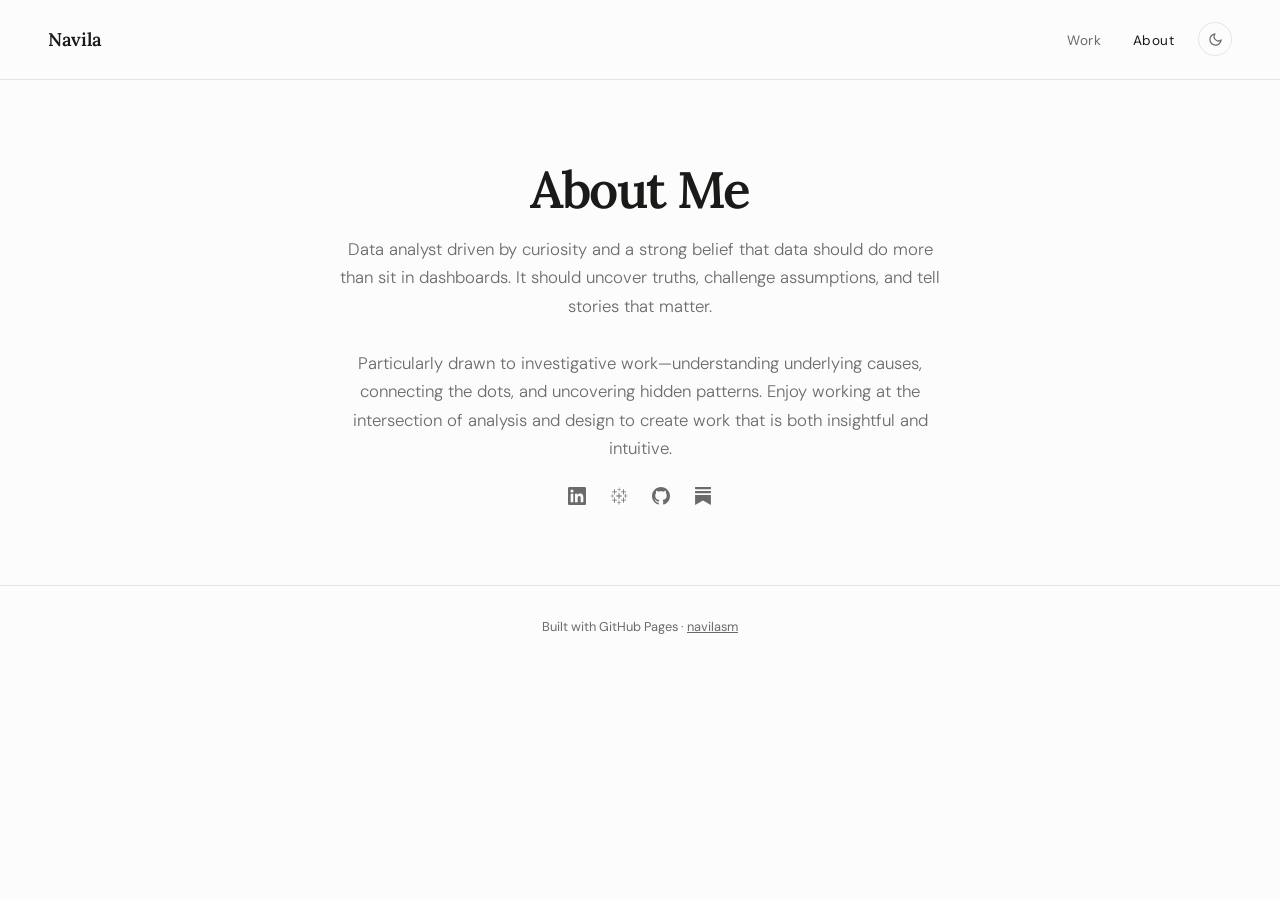
<file: about.html>
<!DOCTYPE html>
<html lang="en">

<head>
  <meta charset="UTF-8" />
  <meta name="viewport" content="width=device-width, initial-scale=1.0" />
  <title>About — Navila</title>
  <link rel="preconnect" href="https://fonts.googleapis.com" />
  <link rel="preconnect" href="https://fonts.gstatic.com" crossorigin />
  <link
    href="https://fonts.googleapis.com/css2?family=Lora:ital,wght@0,400;0,600;1,400&family=DM+Sans:wght@300;400;500&display=swap"
    rel="stylesheet" />
  <link rel="stylesheet" href="style.css" />
</head>

<body>


  <nav>
    <a href="#" class="nav-logo">Navila</a>
    <div class="nav-right">
      <ul class="nav-links">
        <li><a href="index.html">Work</a></li>
        <li><a href="#" class="active">About</a></li>
      </ul>
      <button class="theme-toggle" id="theme-toggle" aria-label="Toggle theme">
        <svg id="icon-sun" viewBox="0 0 24 24" fill="none" stroke="currentColor" stroke-width="2" stroke-linecap="round"
          stroke-linejoin="round" style="display:none">
          <circle cx="12" cy="12" r="5" />
          <line x1="12" y1="1" x2="12" y2="3" />
          <line x1="12" y1="21" x2="12" y2="23" />
          <line x1="4.22" y1="4.22" x2="5.64" y2="5.64" />
          <line x1="18.36" y1="18.36" x2="19.78" y2="19.78" />
          <line x1="1" y1="12" x2="3" y2="12" />
          <line x1="21" y1="12" x2="23" y2="12" />
          <line x1="4.22" y1="19.78" x2="5.64" y2="18.36" />
          <line x1="18.36" y1="5.64" x2="19.78" y2="4.22" />
        </svg>
        <svg id="icon-moon" viewBox="0 0 24 24" fill="none" stroke="currentColor" stroke-width="2"
          stroke-linecap="round" stroke-linejoin="round">
          <path d="M21 12.79A9 9 0 1111.21 3 7 7 0 0021 12.79z" />
        </svg>
      </button>
    </div>
  </nav>

  <header class="hero">
    <h1>About Me</h1>
    <p>Data analyst driven by curiosity and a strong belief that data should do more than sit in dashboards. It should
      uncover truths, challenge assumptions, and tell stories that matter.<br><br>
      Particularly drawn to investigative work—understanding underlying causes, connecting the dots, and uncovering
      hidden patterns. Enjoy working at the intersection of analysis and design to create work that is both insightful
      and intuitive.
    </p>

    <div class="footer-icons">
      <a href="https://linkedin.com/in/navilasm" target="_blank" rel="noopener" aria-label="LinkedIn">
        <svg viewBox="0 0 24 24" fill="currentColor">
          <path
            d="M20.447 20.452h-3.554v-5.569c0-1.328-.027-3.037-1.852-3.037-1.853 0-2.136 1.445-2.136 2.939v5.667H9.351V9h3.414v1.561h.046c.477-.9 1.637-1.85 3.37-1.85 3.601 0 4.267 2.37 4.267 5.455v6.286zM5.337 7.433a2.062 2.062 0 01-2.063-2.065 2.064 2.064 0 112.063 2.065zm1.782 13.019H3.555V9h3.564v11.452zM22.225 0H1.771C.792 0 0 .774 0 1.729v20.542C0 23.227.792 24 1.771 24h20.451C23.2 24 24 23.227 24 22.271V1.729C24 .774 23.2 0 22.222 0h.003z" />
        </svg>
      </a>
      <a href="https://public.tableau.com/app/profile/navilasm" target="_blank" rel="noopener"
        aria-label="Tableau Public">
        <svg viewBox="0 0 512 512" fill="currentColor">
          <path
            d="M242.69,340.3h26.62V267.7h67V241.88h-67v-72.6H242.69v72.6H176.54V267.7h66.15ZM119.26,445.18h22.59V380.64h59.7V360.47h-59.7V295.13H119.26v65.34H59.56v20.17h59.7ZM370.15,212h22.59V147.5h60.5V128.13h-60.5V62.79H370.15v65.34h-59.7V147.5h59.7ZM246.72,496h19.36V450h41.15V433.08H266.08v-46H246.72v46H206.39V450h40.33ZM120.07,212h21V146.69h60.51V128.13H141V62.79h-21v65.34H59.56v18.56h60.51ZM435.72,308.84h19.36V263.66H496V245.92H455.08V200.74H435.72v45.18H395.39v17.74h40.33ZM370.15,445.18h22.59V380.64h60.5V360.47h-60.5V295.13H370.15v65.34h-59.7v20.17h59.7ZM307,74.08V60.37H266.66V16H252.14V60.37H211.81V74.08h40.33v44.37h14.52V74.08ZM56.11,305.61H70.63V261.24H111V247.53H70.63V204H56.11v43.56H16v14.52L56.11,262Z" />
        </svg>
      </a>
      <a href="https://github.com/navilasm" target="_blank" rel="noopener" aria-label="GitHub">
        <svg viewBox="0 0 24 24" fill="currentColor">
          <path
            d="M12 0C5.37 0 0 5.37 0 12c0 5.3 3.438 9.8 8.205 11.385.6.113.82-.258.82-.577 0-.285-.01-1.04-.015-2.04-3.338.724-4.042-1.61-4.042-1.61-.546-1.387-1.333-1.756-1.333-1.756-1.09-.745.083-.73.083-.73 1.205.085 1.84 1.237 1.84 1.237 1.07 1.835 2.809 1.305 3.495.998.108-.776.417-1.305.76-1.605-2.665-.3-5.466-1.332-5.466-5.93 0-1.31.465-2.38 1.235-3.22-.135-.303-.54-1.523.105-3.176 0 0 1.005-.322 3.3 1.23.96-.267 1.98-.399 3-.405 1.02.006 2.04.138 3 .405 2.28-1.552 3.285-1.23 3.285-1.23.645 1.653.24 2.873.12 3.176.765.84 1.23 1.91 1.23 3.22 0 4.61-2.805 5.625-5.475 5.92.42.36.81 1.096.81 2.22 0 1.606-.015 2.896-.015 3.286 0 .315.21.69.825.57C20.565 21.795 24 17.295 24 12c0-6.63-5.37-12-12-12" />
        </svg>
      </a>
      <a href="https://navilasm.substack.com" target="_blank" rel="noopener" aria-label="Substack">
        <svg viewBox="0 0 24 24" fill="currentColor">
          <path
            d="M22.539 8.242H1.46V5.406h21.08v2.836zM1.46 10.812V24L12 18.11 22.54 24V10.812H1.46zM22.54 0H1.46v2.836h21.08V0z" />
        </svg>
      </a>
    </div>
  </header>

  <footer>
    <p>Built with GitHub Pages
      &middot; <a href="https://github.com/navilasm" target="_blank" rel="noopener">navilasm</a></p>
  </footer>

  <script src="script.js"></script>

</body>

</html>
</file>
<file: style.css>
*,
*::before,
*::after {
    box-sizing: border-box;
    margin: 0;
    padding: 0;
}

:root {
    --bg: #fcfcfc;
    --surface: #ffffff;
    --text: #1a1a18;
    --muted: #6b6b67;
    --border: rgba(26, 26, 24, 0.1);
    --border-hover: rgba(26, 26, 24, 0.22);
    --accent-medium: #c17d3a;
    --accent-github: #2d6a4f;
    --accent-tableau: #2563a8;
    --tag-bg: rgba(26, 26, 24, 0.05);
}

body {
    font-family: 'DM Sans', sans-serif;
    background: var(--bg);
    color: var(--text);
    min-height: 100vh;
}

/* ── NAV ── */
nav {
    display: flex;
    align-items: center;
    justify-content: space-between;
    /* logo left, nav-right pushed to right */
    padding: 1.4rem 3rem;
    border-bottom: 0.5px solid var(--border);
    background: var(--bg);
    position: sticky;
    top: 0;
    z-index: 100;
}

.nav-right {
    display: flex;
    align-items: center;
    gap: 1.5rem;
}

.nav-logo {
    font-family: 'Lora', serif;
    font-size: 1.15rem;
    font-weight: 600;
    letter-spacing: -0.02em;
    text-decoration: none;
    color: var(--text);
}

.nav-links {
    display: flex;
    align-items: center;
    gap: 2rem;
    list-style: none;
}

.nav-links a {
    font-size: 0.85rem;
    font-weight: 400;
    color: var(--muted);
    text-decoration: none;
    letter-spacing: 0.03em;
    transition: color 0.2s;
}

.nav-links a:hover,
.nav-links a.active {
    color: var(--text);
}

.pin-badge {
    position: absolute;
    top: 0.85rem;
    right: 0.85rem;
    width: 26px;
    height: 26px;
    border-radius: 50%;
    background: var(--text);
    color: var(--bg);
    display: flex;
    align-items: center;
    justify-content: center;
    transition: opacity 0.2s;
}

.pin-badge svg {
    width: 13px;
    height: 13px;
}

.card:hover .pin-badge {
    opacity: 0;
}

/* arrow takes over on hover */

/* ── HERO ── */
.hero {
    text-align: center;
    padding: 5rem 2rem 3.5rem;
    max-width: 680px;
    margin: 0 auto;
}

.hero h1 {
    font-family: 'Lora', serif;
    font-size: clamp(2.2rem, 5vw, 3.2rem);
    font-weight: 600;
    letter-spacing: -0.03em;
    line-height: 1.15;
    margin-bottom: 1rem;
}

.hero p {
    font-size: 1.05rem;
    color: var(--muted);
    line-height: 1.7;
    font-weight: 300;
}

/* ── FILTER BAR ── */
.filter-bar {
    display: flex;
    align-items: center;
    justify-content: center;
    gap: 0.5rem;
    padding: 1.5rem 2rem 2.5rem;
    flex-wrap: wrap;
}

.filter-btn {
    font-family: 'DM Sans', sans-serif;
    font-size: 0.8rem;
    font-weight: 500;
    padding: 0.45rem 1.1rem;
    border-radius: 999px;
    border: 0.5px solid var(--border);
    background: transparent;
    color: var(--muted);
    cursor: pointer;
    transition: all 0.18s;
    letter-spacing: 0.02em;
}

.filter-btn:hover {
    border-color: var(--border-hover);
    color: var(--text);
}

.filter-btn.active {
    background: var(--text);
    color: var(--bg);
    border-color: var(--text);
}

.filter-btn.active[data-filter="medium"] {
    background: var(--accent-medium);
    border-color: var(--accent-medium);
}

.filter-btn.active[data-filter="github"] {
    background: var(--accent-github);
    border-color: var(--accent-github);
}

.filter-btn.active[data-filter="tableau"] {
    background: var(--accent-tableau);
    border-color: var(--accent-tableau);
}

/* ── GRID ── */
.grid-wrapper {
    max-width: 1200px;
    margin: 0 auto;
    padding: 0 2rem 5rem;
}

.posts-grid {
    display: grid;
    grid-template-columns: repeat(auto-fill, minmax(320px, 1fr));
    gap: 1.5rem;
}

/* ── CARD ── */
.card {
    background: var(--surface);
    border: 0.5px solid var(--border);
    border-radius: 14px;
    overflow: hidden;
    display: flex;
    flex-direction: column;
    text-decoration: none;
    color: inherit;
    transition: border-color 0.2s, transform 0.2s;
    position: relative;
}

.card:hover {
    border-color: var(--border-hover);
    transform: translateY(-2px);
}

.card-thumb {
    width: 100%;
    aspect-ratio: 16/9;
    object-fit: cover;
    object-position: top;
    display: block;
    background: var(--bg);
}

.card-thumb-placeholder {
    width: 100%;
    aspect-ratio: 16/9;
    display: flex;
    align-items: center;
    justify-content: center;
    background: var(--bg);
}

.card-thumb-placeholder svg {
    opacity: 0.18;
    width: 48px;
    height: 48px;
}

.card-body {
    padding: 1.2rem 1.4rem 1.4rem;
    flex: 1;
    display: flex;
    flex-direction: column;
    gap: 0.7rem;
}

.card-meta {
    display: flex;
    align-items: center;
    gap: 0.6rem;
}

.source-pill {
    display: inline-flex;
    align-items: center;
    gap: 0.35rem;
    font-size: 0.7rem;
    font-weight: 500;
    letter-spacing: 0.06em;
    text-transform: uppercase;
    padding: 0.28rem 0.65rem;
    border-radius: 999px;
}

.source-pill.medium {
    background: #fff1e5;
    color: #8a4a10;
}

.source-pill.substack { 
    background: #fff1e5;
    color: #8a4a10;
}

.source-pill.github {
    background: #e6f4ef;
    color: #145232;
}

.source-pill.tableau {
    background: #e8f0fb;
    color: #113f7a;
}

.source-pill svg {
    width: 11px;
    height: 11px;
    flex-shrink: 0;
}

.card-date {
    font-size: 0.75rem;
    color: var(--muted);
}

.card-title {
    font-family: 'Lora', serif;
    font-size: 1.05rem;
    font-weight: 600;
    line-height: 1.35;
    letter-spacing: -0.01em;
}

.card-desc {
    font-size: 0.875rem;
    color: var(--muted);
    line-height: 1.65;
    font-weight: 300;
    flex: 1;
}

.card-tags {
    display: flex;
    flex-wrap: wrap;
    gap: 0.4rem;
    margin-top: 0.2rem;
}

.tag {
    font-size: 0.7rem;
    padding: 0.22rem 0.6rem;
    background: var(--tag-bg);
    border-radius: 999px;
    color: var(--muted);
}

.card-arrow {
    position: absolute;
    top: 1rem;
    right: 1rem;
    width: 28px;
    height: 28px;
    border-radius: 50%;
    border: 0.5px solid var(--border);
    background: var(--surface);
    display: flex;
    align-items: center;
    justify-content: center;
    opacity: 0;
    transform: translateY(4px);
    transition: opacity 0.2s, transform 0.2s;
}

.card:hover .card-arrow {
    opacity: 1;
    transform: translateY(0);
}

.card-arrow svg {
    width: 13px;
    height: 13px;
}

/* ── LOADING STATE ── */
.loading-state {
    text-align: center;
    padding: 4rem 2rem;
    color: var(--muted);
    font-size: 0.9rem;
}

.skeleton {
    background: linear-gradient(90deg, var(--bg) 25%, rgba(26, 26, 24, 0.06) 50%, var(--bg) 75%);
    background-size: 200% 100%;
    animation: shimmer 1.4s infinite;
    border-radius: 6px;
}

@keyframes shimmer {
    0% {
        background-position: 200% 0;
    }

    100% {
        background-position: -200% 0;
    }
}

/* ── EMPTY STATE ── */
.empty-state {
    grid-column: 1 / -1;
    text-align: center;
    padding: 4rem;
    color: var(--muted);
}

/* ── FOOTER ── */
footer {
    border-top: 0.5px solid var(--border);
    text-align: center;
    padding: 2rem;
    font-size: 0.8rem;
    color: var(--muted);
}

footer a {
    color: var(--muted);
    text-decoration: underline;
}

.footer-icons {
    display: flex;
    align-items: center;
    justify-content: center;
    gap: 1.5rem;
    padding: 1.5rem 2rem;
}

.footer-icons a {
    color: var(--muted);
    display: flex;
    transition: color 0.2s, transform 0.2s;
}

.footer-icons a:hover {
    color: var(--text);
    transform: translateY(-2px);
}

.footer-icons svg {
    width: 18px;
    height: 18px;
}

/* ── RESPONSIVE ── */
@media (max-width: 640px) {
    nav {
        padding: 1.1rem 1.25rem;
    }

    .hero {
        padding: 3rem 1.25rem 2.5rem;
    }

    .grid-wrapper {
        padding: 0 1.25rem 4rem;
    }

    .posts-grid {
        grid-template-columns: 1fr;
    }
}


/* dark mode variables */
body.dark {
    --bg: #111110;
    --surface: #1c1c1a;
    --text: #f0ede8;
    --muted: #8a8a85;
    --border: rgba(240, 237, 232, 0.1);
    --border-hover: rgba(240, 237, 232, 0.22);
    --tag-bg: rgba(240, 237, 232, 0.07);
}

.theme-toggle {
    background: transparent;
    border: 0.5px solid var(--border);
    border-radius: 50%;
    width: 34px;
    height: 34px;
    display: flex;
    align-items: center;
    justify-content: center;
    cursor: pointer;
    color: var(--muted);
    transition: border-color 0.2s, color 0.2s;
    flex-shrink: 0;
}

.theme-toggle:hover {
    border-color: var(--border-hover);
    color: var(--text);
}

.theme-toggle svg {
    width: 15px;
    height: 15px;
}

body.dark .source-pill.substack {
    background: #3d2008;
    color: #f5b97a;
}

body.dark .source-pill.medium {
    background: #3d2008;
    color: #f5b97a;
}

body.dark .source-pill.github {
    background: #0d2e1e;
    color: #6fcf97;
}

body.dark .source-pill.tableau {
    background: #0d1f3e;
    color: #7eb3f5;
}
</file>
